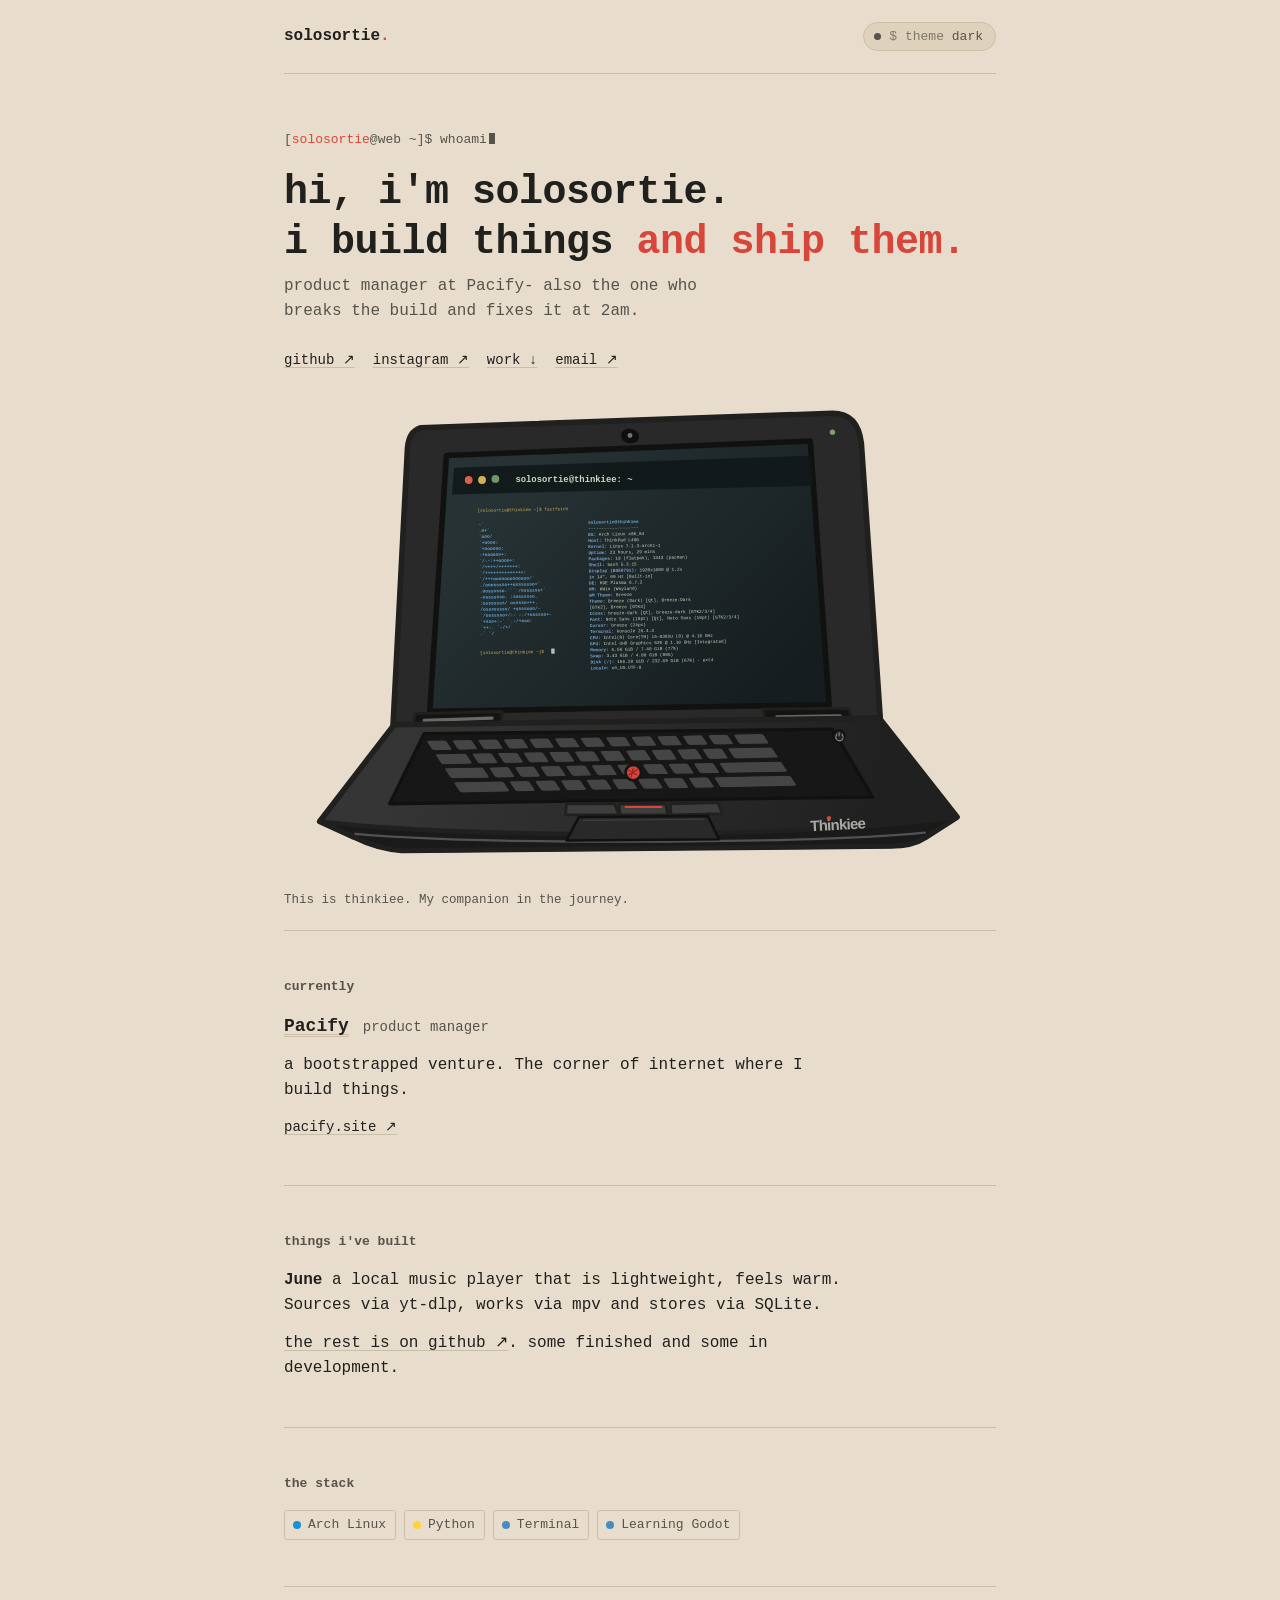
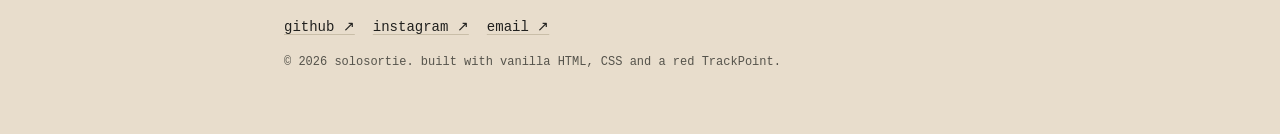
<file: index.html>
<!doctype html>
<html lang="en" data-theme="light">
<head>
<meta charset="utf-8">
<meta name="viewport" content="width=device-width, initial-scale=1">
<title>solosortie</title>
<meta name="description" content="solosortie. product manager at Pacify. builds small things until they work.">
<meta name="theme-color" content="#E8DDCC">
<link rel="icon" type="image/svg+xml" href="data:image/svg+xml,%3Csvg xmlns='http://www.w3.org/2000/svg' viewBox='0 0 64 64'%3E%3Crect x='4' y='4' width='56' height='56' rx='14' fill='%2320201E'/%3E%3Ccircle cx='32' cy='32' r='13' fill='%23D8453B' stroke='%23151515' stroke-width='3'/%3E%3Cpath d='M27 29L36 34M32 25L29 39M38 27L26 35' stroke='%238D251F' stroke-width='1.6' stroke-linecap='round'/%3E%3C/svg%3E">
<style>
  :root {
    --bg: #E8DDCC;
    --ink: #20201E;
    --ink-soft: #55534B;
    --line: #c9bea8;
    --red: #D8453B;
    --panel: #ded2bc;
  }
  html[data-theme="dark"] {
    --bg: #161615;
    --ink: #D9D4C6;
    --ink-soft: #8c887c;
    --line: #333029;
    --red: #e05a4f;
    --panel: #1e1e1c;
  }

  * { box-sizing: border-box; }
  html { color-scheme: light; }
  html[data-theme="dark"] { color-scheme: dark; }

  html {
    scrollbar-width: thin;
    scrollbar-color: var(--line) transparent;
  }
  ::-webkit-scrollbar { width: 10px; height: 10px; }
  ::-webkit-scrollbar-track { background: transparent; }
  ::-webkit-scrollbar-thumb {
    background-color: var(--line);
    border-radius: 20px;
    border: 2px solid var(--bg);
    background-clip: padding-box;
  }
  ::-webkit-scrollbar-thumb:hover {
    background-color: var(--red);
  }
  ::-webkit-scrollbar-corner { background: transparent; }

  body {
    margin: 0;
    background: var(--bg);
    color: var(--ink);
    font-family: ui-monospace, "SFMono-Regular", Menlo, Consolas, "Liberation Mono", monospace;
    font-size: 16px;
    line-height: 1.55;
    transition: background .25s ease, color .25s ease;
    -webkit-font-smoothing: antialiased;
  }

  a { color: var(--ink); text-decoration-color: var(--line); text-underline-offset: 3px; }
  a:hover { color: var(--red); text-decoration-color: var(--red); }
  a, .theme-btn, .job .who a {
    cursor: url("data:image/svg+xml,%3Csvg xmlns='http://www.w3.org/2000/svg' width='20' height='20' viewBox='0 0 20 20'%3E%3Ccircle cx='10' cy='10' r='4.5' fill='%23D8453B' stroke='%23151515' stroke-width='1.6'/%3E%3C/svg%3E") 10 10, pointer;
  }

  .wrap {
    max-width: 760px;
    margin: 0 auto;
    padding: 0 24px;
  }

  /* header */
  header.site {
    display: flex;
    align-items: center;
    justify-content: space-between;
    padding: 22px 0;
    border-bottom: 1px solid var(--line);
  }
  header.site .mark { font-weight: 600; }
  header.site .mark span { color: var(--red); }
  .theme-btn {
    font-family: inherit;
    font-size: 13px;
    display: inline-flex;
    align-items: center;
    gap: 8px;
    background: var(--panel);
    border: 1px solid var(--line);
    color: var(--ink-soft);
    border-radius: 20px;
    padding: 6px 12px 6px 10px;
    cursor: pointer;
    transition: border-color .2s ease, color .2s ease;
  }
  .theme-btn:hover { border-color: var(--red); color: var(--ink); }
  .theme-btn:hover .dot { background: var(--red); }
  .theme-btn .dot {
    width: 7px;
    height: 7px;
    border-radius: 50%;
    background: var(--ink-soft);
    animation: cursor-blink 1.45s steps(1, end) infinite;
    flex: none;
  }
  .theme-btn .label::before { content: "$ theme "; color: var(--ink-soft); opacity: .7; }
  @keyframes cursor-blink { 0%, 48% { opacity: 1; } 49%, 100% { opacity: .25; } }
  @media (prefers-reduced-motion: reduce) { .theme-btn .dot { animation: none; } }

  /* hero */
  .hero {
    padding: 56px 0 20px;
  }
  .prompt {
    color: var(--ink-soft);
    font-size: 13px;
    margin: 0 0 18px;
  }
  .prompt .path { color: var(--red); }
  h1 {
    font-size: clamp(28px, 5.5vw, 40px);
    line-height: 1.25;
    margin: 0 0 6px;
    font-weight: 700;
    letter-spacing: -.5px;
  }
  h1 .accent { color: var(--red); }
  .tagline {
    color: var(--ink-soft);
    font-size: 16px;
    margin: 0 0 26px;
    max-width: 46ch;
  }
  .links {
    display: flex;
    flex-wrap: wrap;
    gap: 6px 18px;
    font-size: 14px;
    margin-bottom: 6px;
  }

  /* boot-in sequence */
  @keyframes boot-in {
    from { opacity: 0; transform: translateY(10px); }
    to { opacity: 1; transform: translateY(0); }
  }
  .hero .prompt,
  .hero h1,
  .hero .tagline,
  .hero .links,
  .hero .rig,
  .hero .rig-caption {
    animation: boot-in .55s cubic-bezier(.2,.7,.3,1) both;
  }
  .hero .prompt   { animation-delay: 0s; }
  .hero h1        { animation-delay: .09s; }
  .hero .tagline  { animation-delay: .18s; }
  .hero .links    { animation-delay: .26s; }
  .hero .rig      { animation-delay: .34s; }
  .hero .rig-caption { animation-delay: .46s; }

  .prompt::after {
    content: "";
    display: inline-block;
    width: 6px;
    height: 11px;
    margin-left: 2px;
    background: var(--ink-soft);
    vertical-align: -1px;
    animation: cursor-blink 1.1s steps(1, end) infinite;
    animation-delay: .5s;
  }

  header.site .mark {
    animation: boot-in .5s cubic-bezier(.2,.7,.3,1) both;
  }
  header.site .theme-btn {
    animation: boot-in .5s cubic-bezier(.2,.7,.3,1) .08s both;
  }

  .rig {
    margin: 20px 0 8px;
    line-height: 0;
  }
  .rig svg {
    width: 100%;
    height: auto;
    display: block;
  }
  .rig-caption {
    color: var(--ink-soft);
    font-size: 12.5px;
    margin: 10px 0 0;
  }

  /* sections */
  section {
    padding: 46px 0;
    border-top: 1px solid var(--line);
    opacity: 0;
    transform: translateY(16px);
    transition: opacity .6s cubic-bezier(.2,.7,.3,1), transform .6s cubic-bezier(.2,.7,.3,1);
  }
  section.in-view { opacity: 1; transform: translateY(0); }
  h2 {
    font-size: 13px;
    text-transform: none;
    color: var(--ink-soft);
    margin: 0 0 16px;
    font-weight: 600;
  }
  section p { margin: 0 0 14px; max-width: 60ch; }
  section p:last-child { margin-bottom: 0; }

  .job {
    display: flex;
    gap: 14px;
    align-items: baseline;
    flex-wrap: wrap;
  }
  .job .who {
    font-weight: 700;
    font-size: 18px;
  }
  .job .who a { color: var(--ink); border-bottom: 1px solid var(--line); transition: color .2s ease, border-color .2s ease; }
  .job .who a:hover { color: var(--red); border-color: var(--red); }
  .job .role { color: var(--ink-soft); font-size: 14px; }
  .job-desc { margin-top: 12px; max-width: 58ch; }
  .job-links { margin-top: 14px; font-size: 14px; }

  .stack-list {
    display: flex;
    flex-wrap: wrap;
    gap: 8px;
    padding: 0;
    margin: 0;
    list-style: none;
  }
  .stack-list li {
    border: 1px solid var(--line);
    border-radius: 3px;
    padding: 4px 9px 4px 8px;
    font-size: 13px;
    color: var(--ink-soft);
    display: inline-flex;
    align-items: center;
    gap: 7px;
    transition: transform .18s ease, border-color .18s ease, color .18s ease;
  }
  .stack-list li:hover {
    transform: translateY(-2px);
    border-color: var(--ink-soft);
    color: var(--ink);
  }
  .stack-list li.tag::before {
    content: "";
    width: 8px;
    height: 8px;
    border-radius: 50%;
    background: var(--tag, var(--red));
    flex: none;
  }

  footer {
    border-top: 1px solid var(--line);
    padding: 30px 0 50px;
    color: var(--ink-soft);
    font-size: 13px;
  }
  footer .links { margin-bottom: 14px; }
  footer .fine { font-size: 12px; }

  @media (max-width: 560px) {
    .job { flex-direction: column; gap: 4px; }
  }

  @media (prefers-reduced-motion: reduce) {
    .hero .prompt, .hero h1, .hero .tagline, .hero .links, .hero .rig, .hero .rig-caption,
    header.site .mark, header.site .theme-btn {
      animation: none;
      opacity: 1;
      transform: none;
    }
    .prompt::after { animation: none; opacity: .85; }
    section {
      opacity: 1;
      transform: none;
      transition: none;
    }
    .stack-list li:hover { transform: none; }
  }
</style>
</head>
<body>

<div class="wrap">
  <header class="site">
    <div class="mark">solosortie<span>.</span></div>
    <button class="theme-btn" id="themeToggle" type="button"><span class="dot"></span><span class="label">dark</span></button>
  </header>

  <div class="hero">
    <p class="prompt">[<span class="path">solosortie</span>@web ~]$ whoami</p>
    <h1>hi, i'm solosortie.<br>i build things <span class="accent">and ship them.</span></h1>
    <p class="tagline">product manager at Pacify- also the one who breaks the build and fixes it at 2am.</p>
    <div class="links">
      <a href="https://github.com/solosortie" target="_blank" rel="noopener">github ↗</a>
      <a href="https://instagram.com/solosortie" target="_blank" rel="noopener">instagram ↗</a>
      <a href="#work">work ↓</a>
      <a href="mailto:aryan91129@gmail.com">email ↗</a>
    </div>

    <div class="rig" id="rigHolder"></div>
    <p class="rig-caption">This is thinkiee. My companion in the journey.</p>
  </div>

  <section id="work">
    <h2>currently</h2>
    <div class="job">
      <span class="who"><a href="https://pacify.site" target="_blank" rel="noopener">Pacify</a></span>
      <span class="role">product manager</span>
    </div>
    <p class="job-desc">a bootstrapped venture. The corner of internet where I build things.  </p>
    <div class="job-links">
      <a href="https://pacify.site" target="_blank" rel="noopener">pacify.site ↗</a>
    </div>
  </section>

  <section>
    <h2>things i've built</h2>
    <p><strong>June</strong> a local music player that is lightweight, feels warm. Sources via yt-dlp, works via mpv and stores via SQLite.</p>
    <p><a href="https://github.com/solosortie" target="_blank" rel="noopener">the rest is on github ↗</a>. some finished and some in development.</p>
  </section>

  <section>
    <h2>the stack</h2>
    <ul class="stack-list">
      <li class="tag" style="--tag: #1793D1;">Arch Linux</li>
      <li class="tag" style="--tag: #FFD43B;">Python</li>
      <li class="tag" style="--tag: #478CBF;">Terminal</li>
      <li class="tag" style="--tag: #478CBF;">Learning Godot</li>
    </ul>
  </section>

  <footer>
    <div class="links">
      <a href="https://github.com/solosortie" target="_blank" rel="noopener">github ↗</a>
      <a href="https://instagram.com/solosortie" target="_blank" rel="noopener">instagram ↗</a>
      <a href="mailto:aryan91129@gmail.com">email ↗</a>
    </div>
    <p class="fine">© 2026 solosortie. built with vanilla HTML, CSS and a red TrackPoint.</p>
  </footer>
</div>

<script>
  const root = document.documentElement;
  const btn = document.getElementById('themeToggle');
  const rigHolder = document.getElementById('rigHolder');

  const svgLight = `<svg xmlns="http://www.w3.org/2000/svg" width="640" height="440" viewBox="75 55 640 440" fill="none" role="img" aria-labelledby="title desc">
  <title id="title">Thinkiee — ThinkPad L490</title>
  <desc id="desc">A transparent, flat two-dimensional illustration of an open black ThinkPad L490, with balanced proportions, a red TrackPoint, centered touchpad, Arch Linux fastfetch output, and the name Thinkiee on the palm rest.</desc>

  <defs>
    <linearGradient id="screenGlow" x1="290" y1="128" x2="500" y2="333" gradientUnits="userSpaceOnUse">
      <stop stop-color="#263234"/>
      <stop offset="1" stop-color="#161D1F"/>
    </linearGradient>

    <linearGradient id="deck" x1="180" y1="353" x2="594" y2="486" gradientUnits="userSpaceOnUse">
      <stop stop-color="#353535"/>
      <stop offset="1" stop-color="#202020"/>
    </linearGradient>

    <clipPath id="screenClip">
      <path d="M221 113L548 100L565 337L206 343L221 113Z"/>
    </clipPath>

    <style>
      .ink { stroke: #20201e; stroke-width: 5; stroke-linecap: round; stroke-linejoin: round; }
      .fine { stroke: #20201e; stroke-width: 2.5; stroke-linecap: round; stroke-linejoin: round; }
      .key { fill: #454545; stroke: #171716; stroke-width: 1.6; }
      .keycap { fill: #bdb9ad; font: 700 6px ui-monospace, SFMono-Regular, Menlo, Consolas, monospace; text-anchor: middle; }
      .terminal { fill: #c8d9c6; font-family: ui-monospace, SFMono-Regular, Menlo, Consolas, monospace; }
      .fetch { font-size: 5.15px; font-weight: 500; }
      .fetch-label { fill: #79A7D3; font-weight: 700; }
      .arch { fill: #66A6D9; font-size: 5.3px; font-weight: 700; }
      .cursor { animation: cursor-blink 1.45s steps(1, end) infinite; }
      @keyframes cursor-blink { 0%, 48% { opacity: .85; } 49%, 100% { opacity: .12; } }
      @media (prefers-reduced-motion: reduce) { .cursor { animation: none; } }
    </style>
  </defs>

  <!-- display lid -->
  <path d="M198 88L568 75C584 75 592 85 594 102L611 349L173 355L186 106C187 96 190 91 198 88Z" fill="#292929" class="ink"/>
  <path d="M221 113L548 100L565 337L206 343L221 113Z" fill="url(#screenGlow)" stroke="#111110" stroke-width="5" stroke-linejoin="round"/>
  <path d="M385 89C390 89 394 92 394 96C394 100 391 102 386 102C382 102 378 99 378 95C378 92 381 89 385 89Z" fill="#0E0E0E"/>
  <circle cx="386" cy="95" r="2.2" fill="#67787A"/>
  <circle cx="568" cy="92" r="2.4" fill="#80A069"/>

  <!-- screen content -->
  <g clip-path="url(#screenClip)">
    <path d="M228 124L554 113L555 140L226 148L228 124Z" fill="#111819" opacity=".9"/>
    <circle cx="241" cy="135" r="3.5" fill="#D9604C"/>
    <circle cx="253" cy="135" r="3.5" fill="#D5AF58"/>
    <circle cx="265" cy="134" r="3.5" fill="#719469"/>
    <text x="283" y="137" class="terminal" font-size="8" font-weight="600" fill="#879897">solosortie@thinkiee: ~</text>

    <!-- the user's real fastfetch output, fitted to the L490 display -->
    <g transform="rotate(-1.05 384 227) translate(66 38) scale(.78)" class="terminal fetch">
      <text x="236" y="158" fill="#D5AF58">[solosortie@thinkiee ~]$ fastfetch</text>

      <text x="237" y="174" class="arch">
        <tspan x="237" dy="0">                 -\`</tspan>
        <tspan x="237" dy="7">                .o+\`</tspan>
        <tspan x="237" dy="7">               \`ooo/</tspan>
        <tspan x="237" dy="7">              \`+oooo:</tspan>
        <tspan x="237" dy="7">             \`+oooooo:</tspan>
        <tspan x="237" dy="7">             -+oooooo+:</tspan>
        <tspan x="237" dy="7">           \`/:-:++oooo+:</tspan>
        <tspan x="237" dy="7">          \`/++++/+++++++:</tspan>
        <tspan x="237" dy="7">         \`/++++++++++++++:</tspan>
        <tspan x="237" dy="7">        \`/+++ooooooooooooo/\`</tspan>
        <tspan x="237" dy="7">       ./ooosssso++osssssso+\`</tspan>
        <tspan x="237" dy="7">      .oossssso-\`\`\`\`/ossssss+\`</tspan>
        <tspan x="237" dy="7">     -osssssso.      :ssssssso.</tspan>
        <tspan x="237" dy="7">    :osssssss/        osssso+++.</tspan>
        <tspan x="237" dy="7">   /ossssssss/        +ssssooo/-</tspan>
        <tspan x="237" dy="7"> \`/ossssso+/:-        -:/+osssso+-</tspan>
        <tspan x="237" dy="7">\`+sso+:-\`                \`.-/+oso:</tspan>
        <tspan x="237" dy="7">\`++:.                       \`-/+/</tspan>
        <tspan x="237" dy="7">.\`                              \`/</tspan>
      </text>

      <text x="363" y="174" fill="#C8D9C6">
        <tspan x="363" dy="0" fill="#79A7D3" font-weight="700">solosortie@thinkiee</tspan>
        <tspan x="363" dy="7">-------------------</tspan>
        <tspan x="363" dy="7"><tspan class="fetch-label">OS</tspan>: Arch Linux x86_64</tspan>
        <tspan x="363" dy="7"><tspan class="fetch-label">Host</tspan>: ThinkPad L490</tspan>
        <tspan x="363" dy="7"><tspan class="fetch-label">Kernel</tspan>: Linux 7.1.3-arch1-1</tspan>
        <tspan x="363" dy="7"><tspan class="fetch-label">Uptime</tspan>: 23 hours, 29 mins</tspan>
        <tspan x="363" dy="7"><tspan class="fetch-label">Packages</tspan>: 19 (flatpak), 1343 (pacman)</tspan>
        <tspan x="363" dy="7"><tspan class="fetch-label">Shell</tspan>: bash 5.3.15</tspan>
        <tspan x="363" dy="7"><tspan class="fetch-label">Display (BOE0791)</tspan>: 1920x1080 @ 1.2x</tspan>
        <tspan x="363" dy="7">in 14&quot;, 60 Hz [Built-in]</tspan>
        <tspan x="363" dy="7"><tspan class="fetch-label">DE</tspan>: KDE Plasma 6.7.2</tspan>
        <tspan x="363" dy="7"><tspan class="fetch-label">WM</tspan>: KWin (Wayland)</tspan>
        <tspan x="363" dy="7"><tspan class="fetch-label">WM Theme</tspan>: Breeze</tspan>
        <tspan x="363" dy="7"><tspan class="fetch-label">Theme</tspan>: Breeze (Dark) [Qt], Breeze-Dark</tspan>
        <tspan x="363" dy="7">[GTK2], Breeze [GTK3]</tspan>
        <tspan x="363" dy="7"><tspan class="fetch-label">Icons</tspan>: breeze-dark [Qt], breeze-dark [GTK2/3/4]</tspan>
        <tspan x="363" dy="7"><tspan class="fetch-label">Font</tspan>: Noto Sans (10pt) [Qt], Noto Sans (10pt) [GTK2/3/4]</tspan>
        <tspan x="363" dy="7"><tspan class="fetch-label">Cursor</tspan>: breeze (24px)</tspan>
        <tspan x="363" dy="7"><tspan class="fetch-label">Terminal</tspan>: konsole 26.4.3</tspan>
        <tspan x="363" dy="7"><tspan class="fetch-label">CPU</tspan>: Intel(R) Core(TM) i5-8365U (8) @ 4.10 GHz</tspan>
        <tspan x="363" dy="7"><tspan class="fetch-label">GPU</tspan>: Intel UHD Graphics 620 @ 1.10 GHz [Integrated]</tspan>
        <tspan x="363" dy="7"><tspan class="fetch-label">Memory</tspan>: 5.66 GiB / 7.40 GiB (77%)</tspan>
        <tspan x="363" dy="7"><tspan class="fetch-label">Swap</tspan>: 3.43 GiB / 4.00 GiB (86%)</tspan>
        <tspan x="363" dy="7"><tspan class="fetch-label">Disk (/)</tspan>: 156.28 GiB / 232.69 GiB (67%) - ext4</tspan>
        <tspan x="363" dy="7"><tspan class="fetch-label">Locale</tspan>: en_US.UTF-8</tspan>
      </text>

      <text x="236" y="322" fill="#D5AF58">[solosortie@thinkiee ~]$</text>
      <rect class="cursor" x="318" y="317" width="4" height="6" rx=".5" fill="#C8D9C6" opacity=".85"/>
    </g>
  </g>

  <!-- hinges -->
  <path d="M193 345L271 343L270 364L188 366Z" fill="#141414" class="fine"/>
  <path d="M505 341L582 340L590 359L510 361Z" fill="#141414" class="fine"/>
  <path d="M201 351L262 349" stroke="#696969" stroke-width="3" stroke-linecap="round"/>
  <path d="M518 348L575 347" stroke="#696969" stroke-width="3" stroke-linecap="round"/>

  <!-- lower chassis -->
  <path d="M174 355L610 349L680 438L652 456C643 462 632 464 620 464L181 468C165 467 150 462 138 456L107 442L174 355Z" fill="url(#deck)" class="ink"/>
  <path d="M108 442C234 458 550 457 680 438L652 456C643 462 632 464 620 464L181 468C165 467 150 462 138 456L108 442Z" fill="#1A1A1A" stroke="#20201E" stroke-width="4" stroke-linejoin="round"/>
  <path d="M139 453C252 463 548 462 651 452" stroke="#686868" stroke-width="2" stroke-linecap="round" opacity=".72"/>

  <!-- keyboard bed -->
  <path d="M201 363L568 359L604 420L170 426L201 363Z" fill="#171717" stroke="#111110" stroke-width="3" stroke-linejoin="round"/>

  <!-- L490 power button -->
  <circle cx="574" cy="365" r="5.2" fill="#222" stroke="#101010" stroke-width="1.6"/>
  <path d="M574 362V365M572 363.5C569.5 367 572 369.5 574.5 369.5C577 369.5 579 366.5 576.5 363.5" stroke="#8A8A86" stroke-width="1" stroke-linecap="round" fill="none"/>

  <!-- keyboard, row 1 -->
  <g transform="matrix(1 -.02 .36 .55 202 369)">
    <rect class="key" x="0" y="0" width="19" height="17" rx="3"/><rect class="key" x="23" y="0" width="19" height="17" rx="3"/><rect class="key" x="46" y="0" width="19" height="17" rx="3"/><rect class="key" x="69" y="0" width="19" height="17" rx="3"/><rect class="key" x="92" y="0" width="19" height="17" rx="3"/><rect class="key" x="115" y="0" width="19" height="17" rx="3"/><rect class="key" x="138" y="0" width="19" height="17" rx="3"/><rect class="key" x="161" y="0" width="19" height="17" rx="3"/><rect class="key" x="184" y="0" width="19" height="17" rx="3"/><rect class="key" x="207" y="0" width="19" height="17" rx="3"/><rect class="key" x="230" y="0" width="19" height="17" rx="3"/><rect class="key" x="253" y="0" width="19" height="17" rx="3"/><rect class="key" x="276" y="0" width="28" height="17" rx="3"/>
    <rect class="key" x="0" y="22" width="29" height="18" rx="3"/><rect class="key" x="33" y="22" width="19" height="18" rx="3"/><rect class="key" x="56" y="22" width="19" height="18" rx="3"/><rect class="key" x="79" y="22" width="19" height="18" rx="3"/><rect class="key" x="102" y="22" width="19" height="18" rx="3"/><rect class="key" x="125" y="22" width="19" height="18" rx="3"/><rect class="key" x="148" y="22" width="19" height="18" rx="3"/><rect class="key" x="171" y="22" width="19" height="18" rx="3"/><rect class="key" x="194" y="22" width="19" height="18" rx="3"/><rect class="key" x="217" y="22" width="19" height="18" rx="3"/><rect class="key" x="240" y="22" width="19" height="18" rx="3"/><rect class="key" x="263" y="22" width="41" height="18" rx="3"/>
    <rect class="key" x="0" y="45" width="36" height="18" rx="3"/><rect class="key" x="40" y="45" width="19" height="18" rx="3"/><rect class="key" x="63" y="45" width="19" height="18" rx="3"/><rect class="key" x="86" y="45" width="19" height="18" rx="3"/><rect class="key" x="109" y="45" width="19" height="18" rx="3"/><rect class="key" x="132" y="45" width="19" height="18" rx="3"/><rect class="key" x="155" y="45" width="19" height="18" rx="3"/><rect class="key" x="178" y="45" width="19" height="18" rx="3"/><rect class="key" x="201" y="45" width="19" height="18" rx="3"/><rect class="key" x="224" y="45" width="19" height="18" rx="3"/><rect class="key" x="247" y="45" width="57" height="18" rx="3"/>
    <rect class="key" x="0" y="68" width="46" height="18" rx="3"/><rect class="key" x="50" y="68" width="19" height="18" rx="3"/><rect class="key" x="73" y="68" width="19" height="18" rx="3"/><rect class="key" x="96" y="68" width="19" height="18" rx="3"/><rect class="key" x="119" y="68" width="19" height="18" rx="3"/><rect class="key" x="142" y="68" width="19" height="18" rx="3"/><rect class="key" x="165" y="68" width="19" height="18" rx="3"/><rect class="key" x="188" y="68" width="19" height="18" rx="3"/><rect class="key" x="211" y="68" width="19" height="18" rx="3"/><rect class="key" x="234" y="68" width="70" height="18" rx="3"/>
  </g>

  <!-- the unmistakable red TrackPoint -->
  <circle cx="389" cy="398" r="7" fill="#D8453B" stroke="#151515" stroke-width="2.5"/>
  <path d="M385 396L392 400M389 394L387 402M393 395L385 400" stroke="#8D251F" stroke-width="1" stroke-linecap="round"/>

  <!-- physical TrackPoint buttons -->
  <path d="M329 426L372 426L376 436L328 436Z" fill="#3E3E3E" class="fine"/>
  <path d="M376 426L418 426L420 436L377 436Z" fill="#3E3E3E" class="fine"/>
  <path d="M422 426L465 425L469 435L423 436Z" fill="#3E3E3E" class="fine"/>
  <path d="M382 429L414 429" stroke="#D8453B" stroke-width="1.8" stroke-linecap="round"/>

  <!-- touchpad -->
  <path d="M340 438L456 437L466 458L329 459L340 438Z" fill="#292929" stroke="#101010" stroke-width="2.3" stroke-linejoin="round"/>
  <path d="M344 441L452 440" stroke="#484848" stroke-width="1" stroke-linecap="round" opacity=".7"/>

  <!-- Thinkiee wordmark, seated naturally on the right palm rest -->
  <g transform="rotate(-3 582 445)">
    <text x="548" y="449" fill="#A9A9A4" font-family="Arial Narrow, Helvetica Neue, Arial, sans-serif" font-size="13.5" font-weight="800" letter-spacing="-.65">Thinkiee</text>
    <circle cx="565.2" cy="438.1" r="2" fill="#D8453B"/>
  </g>

</svg>`;
  const svgDark = `<svg xmlns="http://www.w3.org/2000/svg" width="640" height="440" viewBox="75 55 640 440" fill="none" role="img" aria-labelledby="title desc">
  <title id="title">Thinkiee — ThinkPad L490</title>
  <desc id="desc">A transparent, flat two-dimensional illustration of an open black ThinkPad L490, with balanced proportions, a red TrackPoint, centered touchpad, Arch Linux fastfetch output, and the name Thinkiee on the palm rest.</desc>

  <defs>
    <linearGradient id="screenGlow" x1="290" y1="128" x2="500" y2="333" gradientUnits="userSpaceOnUse">
      <stop stop-color="#263234"/>
      <stop offset="1" stop-color="#161D1F"/>
    </linearGradient>

    <linearGradient id="deck" x1="180" y1="353" x2="594" y2="486" gradientUnits="userSpaceOnUse">
      <stop stop-color="#353535"/>
      <stop offset="1" stop-color="#202020"/>
    </linearGradient>

    <clipPath id="screenClip">
      <path d="M221 113L548 100L565 337L206 343L221 113Z"/>
    </clipPath>

    <style>
      .ink { stroke: #777772; stroke-width: 5; stroke-linecap: round; stroke-linejoin: round; }
      .fine { stroke: #5f5f5b; stroke-width: 2.5; stroke-linecap: round; stroke-linejoin: round; }
      .key { fill: #454545; stroke: #171716; stroke-width: 1.6; }
      .keycap { fill: #bdb9ad; font: 700 6px ui-monospace, SFMono-Regular, Menlo, Consolas, monospace; text-anchor: middle; }
      .terminal { fill: #c8d9c6; font-family: ui-monospace, SFMono-Regular, Menlo, Consolas, monospace; }
      .fetch { font-size: 5.15px; font-weight: 500; }
      .fetch-label { fill: #79A7D3; font-weight: 700; }
      .arch { fill: #66A6D9; font-size: 5.3px; font-weight: 700; }
      .cursor { animation: cursor-blink 1.45s steps(1, end) infinite; }
      @keyframes cursor-blink { 0%, 48% { opacity: .85; } 49%, 100% { opacity: .12; } }
      @media (prefers-reduced-motion: reduce) { .cursor { animation: none; } }
    </style>
  </defs>

  <!-- display lid -->
  <path d="M198 88L568 75C584 75 592 85 594 102L611 349L173 355L186 106C187 96 190 91 198 88Z" fill="#292929" class="ink"/>
  <path d="M221 113L548 100L565 337L206 343L221 113Z" fill="url(#screenGlow)" stroke="#111110" stroke-width="5" stroke-linejoin="round"/>
  <path d="M385 89C390 89 394 92 394 96C394 100 391 102 386 102C382 102 378 99 378 95C378 92 381 89 385 89Z" fill="#0E0E0E"/>
  <circle cx="386" cy="95" r="2.2" fill="#67787A"/>
  <circle cx="568" cy="92" r="2.4" fill="#80A069"/>

  <!-- screen content -->
  <g clip-path="url(#screenClip)">
    <path d="M228 124L554 113L555 140L226 148L228 124Z" fill="#111819" opacity=".9"/>
    <circle cx="241" cy="135" r="3.5" fill="#D9604C"/>
    <circle cx="253" cy="135" r="3.5" fill="#D5AF58"/>
    <circle cx="265" cy="134" r="3.5" fill="#719469"/>
    <text x="283" y="137" class="terminal" font-size="8" font-weight="600" fill="#879897">solosortie@thinkiee: ~</text>

    <!-- the user's real fastfetch output, fitted to the L490 display -->
    <g transform="rotate(-1.05 384 227) translate(66 38) scale(.78)" class="terminal fetch">
      <text x="236" y="158" fill="#D5AF58">[solosortie@thinkiee ~]$ fastfetch</text>

      <text x="237" y="174" class="arch">
        <tspan x="237" dy="0">                 -\`</tspan>
        <tspan x="237" dy="7">                .o+\`</tspan>
        <tspan x="237" dy="7">               \`ooo/</tspan>
        <tspan x="237" dy="7">              \`+oooo:</tspan>
        <tspan x="237" dy="7">             \`+oooooo:</tspan>
        <tspan x="237" dy="7">             -+oooooo+:</tspan>
        <tspan x="237" dy="7">           \`/:-:++oooo+:</tspan>
        <tspan x="237" dy="7">          \`/++++/+++++++:</tspan>
        <tspan x="237" dy="7">         \`/++++++++++++++:</tspan>
        <tspan x="237" dy="7">        \`/+++ooooooooooooo/\`</tspan>
        <tspan x="237" dy="7">       ./ooosssso++osssssso+\`</tspan>
        <tspan x="237" dy="7">      .oossssso-\`\`\`\`/ossssss+\`</tspan>
        <tspan x="237" dy="7">     -osssssso.      :ssssssso.</tspan>
        <tspan x="237" dy="7">    :osssssss/        osssso+++.</tspan>
        <tspan x="237" dy="7">   /ossssssss/        +ssssooo/-</tspan>
        <tspan x="237" dy="7"> \`/ossssso+/:-        -:/+osssso+-</tspan>
        <tspan x="237" dy="7">\`+sso+:-\`                \`.-/+oso:</tspan>
        <tspan x="237" dy="7">\`++:.                       \`-/+/</tspan>
        <tspan x="237" dy="7">.\`                              \`/</tspan>
      </text>

      <text x="363" y="174" fill="#C8D9C6">
        <tspan x="363" dy="0" fill="#79A7D3" font-weight="700">solosortie@thinkiee</tspan>
        <tspan x="363" dy="7">-------------------</tspan>
        <tspan x="363" dy="7"><tspan class="fetch-label">OS</tspan>: Arch Linux x86_64</tspan>
        <tspan x="363" dy="7"><tspan class="fetch-label">Host</tspan>: ThinkPad L490</tspan>
        <tspan x="363" dy="7"><tspan class="fetch-label">Kernel</tspan>: Linux 7.1.3-arch1-1</tspan>
        <tspan x="363" dy="7"><tspan class="fetch-label">Uptime</tspan>: 23 hours, 29 mins</tspan>
        <tspan x="363" dy="7"><tspan class="fetch-label">Packages</tspan>: 19 (flatpak), 1343 (pacman)</tspan>
        <tspan x="363" dy="7"><tspan class="fetch-label">Shell</tspan>: bash 5.3.15</tspan>
        <tspan x="363" dy="7"><tspan class="fetch-label">Display (BOE0791)</tspan>: 1920x1080 @ 1.2x</tspan>
        <tspan x="363" dy="7">in 14&quot;, 60 Hz [Built-in]</tspan>
        <tspan x="363" dy="7"><tspan class="fetch-label">DE</tspan>: KDE Plasma 6.7.2</tspan>
        <tspan x="363" dy="7"><tspan class="fetch-label">WM</tspan>: KWin (Wayland)</tspan>
        <tspan x="363" dy="7"><tspan class="fetch-label">WM Theme</tspan>: Breeze</tspan>
        <tspan x="363" dy="7"><tspan class="fetch-label">Theme</tspan>: Breeze (Dark) [Qt], Breeze-Dark</tspan>
        <tspan x="363" dy="7">[GTK2], Breeze [GTK3]</tspan>
        <tspan x="363" dy="7"><tspan class="fetch-label">Icons</tspan>: breeze-dark [Qt], breeze-dark [GTK2/3/4]</tspan>
        <tspan x="363" dy="7"><tspan class="fetch-label">Font</tspan>: Noto Sans (10pt) [Qt], Noto Sans (10pt) [GTK2/3/4]</tspan>
        <tspan x="363" dy="7"><tspan class="fetch-label">Cursor</tspan>: breeze (24px)</tspan>
        <tspan x="363" dy="7"><tspan class="fetch-label">Terminal</tspan>: konsole 26.4.3</tspan>
        <tspan x="363" dy="7"><tspan class="fetch-label">CPU</tspan>: Intel(R) Core(TM) i5-8365U (8) @ 4.10 GHz</tspan>
        <tspan x="363" dy="7"><tspan class="fetch-label">GPU</tspan>: Intel UHD Graphics 620 @ 1.10 GHz [Integrated]</tspan>
        <tspan x="363" dy="7"><tspan class="fetch-label">Memory</tspan>: 5.66 GiB / 7.40 GiB (77%)</tspan>
        <tspan x="363" dy="7"><tspan class="fetch-label">Swap</tspan>: 3.43 GiB / 4.00 GiB (86%)</tspan>
        <tspan x="363" dy="7"><tspan class="fetch-label">Disk (/)</tspan>: 156.28 GiB / 232.69 GiB (67%) - ext4</tspan>
        <tspan x="363" dy="7"><tspan class="fetch-label">Locale</tspan>: en_US.UTF-8</tspan>
      </text>

      <text x="236" y="322" fill="#D5AF58">[solosortie@thinkiee ~]$</text>
      <rect class="cursor" x="318" y="317" width="4" height="6" rx=".5" fill="#C8D9C6" opacity=".85"/>
    </g>
  </g>

  <!-- hinges -->
  <path d="M193 345L271 343L270 364L188 366Z" fill="#141414" class="fine"/>
  <path d="M505 341L582 340L590 359L510 361Z" fill="#141414" class="fine"/>
  <path d="M201 351L262 349" stroke="#696969" stroke-width="3" stroke-linecap="round"/>
  <path d="M518 348L575 347" stroke="#696969" stroke-width="3" stroke-linecap="round"/>

  <!-- lower chassis -->
  <path d="M174 355L610 349L680 438L652 456C643 462 632 464 620 464L181 468C165 467 150 462 138 456L107 442L174 355Z" fill="url(#deck)" class="ink"/>
  <path d="M108 442C234 458 550 457 680 438L652 456C643 462 632 464 620 464L181 468C165 467 150 462 138 456L108 442Z" fill="#1A1A1A" stroke="#20201E" stroke-width="4" stroke-linejoin="round"/>
  <path d="M139 453C252 463 548 462 651 452" stroke="#686868" stroke-width="2" stroke-linecap="round" opacity=".72"/>

  <!-- keyboard bed -->
  <path d="M201 363L568 359L604 420L170 426L201 363Z" fill="#171717" stroke="#111110" stroke-width="3" stroke-linejoin="round"/>

  <!-- L490 power button -->
  <circle cx="574" cy="365" r="5.2" fill="#222" stroke="#101010" stroke-width="1.6"/>
  <path d="M574 362V365M572 363.5C569.5 367 572 369.5 574.5 369.5C577 369.5 579 366.5 576.5 363.5" stroke="#8A8A86" stroke-width="1" stroke-linecap="round" fill="none"/>

  <!-- keyboard, row 1 -->
  <g transform="matrix(1 -.02 .36 .55 202 369)">
    <rect class="key" x="0" y="0" width="19" height="17" rx="3"/><rect class="key" x="23" y="0" width="19" height="17" rx="3"/><rect class="key" x="46" y="0" width="19" height="17" rx="3"/><rect class="key" x="69" y="0" width="19" height="17" rx="3"/><rect class="key" x="92" y="0" width="19" height="17" rx="3"/><rect class="key" x="115" y="0" width="19" height="17" rx="3"/><rect class="key" x="138" y="0" width="19" height="17" rx="3"/><rect class="key" x="161" y="0" width="19" height="17" rx="3"/><rect class="key" x="184" y="0" width="19" height="17" rx="3"/><rect class="key" x="207" y="0" width="19" height="17" rx="3"/><rect class="key" x="230" y="0" width="19" height="17" rx="3"/><rect class="key" x="253" y="0" width="19" height="17" rx="3"/><rect class="key" x="276" y="0" width="28" height="17" rx="3"/>
    <rect class="key" x="0" y="22" width="29" height="18" rx="3"/><rect class="key" x="33" y="22" width="19" height="18" rx="3"/><rect class="key" x="56" y="22" width="19" height="18" rx="3"/><rect class="key" x="79" y="22" width="19" height="18" rx="3"/><rect class="key" x="102" y="22" width="19" height="18" rx="3"/><rect class="key" x="125" y="22" width="19" height="18" rx="3"/><rect class="key" x="148" y="22" width="19" height="18" rx="3"/><rect class="key" x="171" y="22" width="19" height="18" rx="3"/><rect class="key" x="194" y="22" width="19" height="18" rx="3"/><rect class="key" x="217" y="22" width="19" height="18" rx="3"/><rect class="key" x="240" y="22" width="19" height="18" rx="3"/><rect class="key" x="263" y="22" width="41" height="18" rx="3"/>
    <rect class="key" x="0" y="45" width="36" height="18" rx="3"/><rect class="key" x="40" y="45" width="19" height="18" rx="3"/><rect class="key" x="63" y="45" width="19" height="18" rx="3"/><rect class="key" x="86" y="45" width="19" height="18" rx="3"/><rect class="key" x="109" y="45" width="19" height="18" rx="3"/><rect class="key" x="132" y="45" width="19" height="18" rx="3"/><rect class="key" x="155" y="45" width="19" height="18" rx="3"/><rect class="key" x="178" y="45" width="19" height="18" rx="3"/><rect class="key" x="201" y="45" width="19" height="18" rx="3"/><rect class="key" x="224" y="45" width="19" height="18" rx="3"/><rect class="key" x="247" y="45" width="57" height="18" rx="3"/>
    <rect class="key" x="0" y="68" width="46" height="18" rx="3"/><rect class="key" x="50" y="68" width="19" height="18" rx="3"/><rect class="key" x="73" y="68" width="19" height="18" rx="3"/><rect class="key" x="96" y="68" width="19" height="18" rx="3"/><rect class="key" x="119" y="68" width="19" height="18" rx="3"/><rect class="key" x="142" y="68" width="19" height="18" rx="3"/><rect class="key" x="165" y="68" width="19" height="18" rx="3"/><rect class="key" x="188" y="68" width="19" height="18" rx="3"/><rect class="key" x="211" y="68" width="19" height="18" rx="3"/><rect class="key" x="234" y="68" width="70" height="18" rx="3"/>
  </g>

  <!-- the unmistakable red TrackPoint -->
  <circle cx="389" cy="398" r="7" fill="#D8453B" stroke="#151515" stroke-width="2.5"/>
  <path d="M385 396L392 400M389 394L387 402M393 395L385 400" stroke="#8D251F" stroke-width="1" stroke-linecap="round"/>

  <!-- physical TrackPoint buttons -->
  <path d="M329 426L372 426L376 436L328 436Z" fill="#3E3E3E" class="fine"/>
  <path d="M376 426L418 426L420 436L377 436Z" fill="#3E3E3E" class="fine"/>
  <path d="M422 426L465 425L469 435L423 436Z" fill="#3E3E3E" class="fine"/>
  <path d="M382 429L414 429" stroke="#D8453B" stroke-width="1.8" stroke-linecap="round"/>

  <!-- touchpad -->
  <path d="M340 438L456 437L466 458L329 459L340 438Z" fill="#292929" stroke="#101010" stroke-width="2.3" stroke-linejoin="round"/>
  <path d="M344 441L452 440" stroke="#484848" stroke-width="1" stroke-linecap="round" opacity=".7"/>

  <!-- Thinkiee wordmark, seated naturally on the right palm rest -->
  <g transform="rotate(-3 582 445)">
    <text x="548" y="449" fill="#A9A9A4" font-family="Arial Narrow, Helvetica Neue, Arial, sans-serif" font-size="13.5" font-weight="800" letter-spacing="-.65">Thinkiee</text>
    <circle cx="565.2" cy="438.1" r="2" fill="#D8453B"/>
  </g>

</svg>`;

  const btnLabel = btn.querySelector('.label');

  function applyTheme(theme) {
    root.setAttribute('data-theme', theme);
    btnLabel.textContent = theme === 'dark' ? 'light' : 'dark';
    rigHolder.innerHTML = theme === 'dark' ? svgDark : svgLight;
    localStorage.setItem('theme', theme);
  }

  const saved = localStorage.getItem('theme') || 'light';
  applyTheme(saved);

  btn.addEventListener('click', () => {
    const next = root.getAttribute('data-theme') === 'dark' ? 'light' : 'dark';
    applyTheme(next);
  });

  const prefersReduced = window.matchMedia('(prefers-reduced-motion: reduce)').matches;
  const sections = document.querySelectorAll('section');
  if (prefersReduced || !('IntersectionObserver' in window)) {
    sections.forEach(s => s.classList.add('in-view'));
  } else {
    const observer = new IntersectionObserver((entries) => {
      entries.forEach(entry => {
        if (entry.isIntersecting) {
          entry.target.classList.add('in-view');
          observer.unobserve(entry.target);
        }
      });
    }, { threshold: 0.15, rootMargin: '0px 0px -40px 0px' });
    sections.forEach(s => observer.observe(s));
  }
</script>

</body>
</html>
</file>
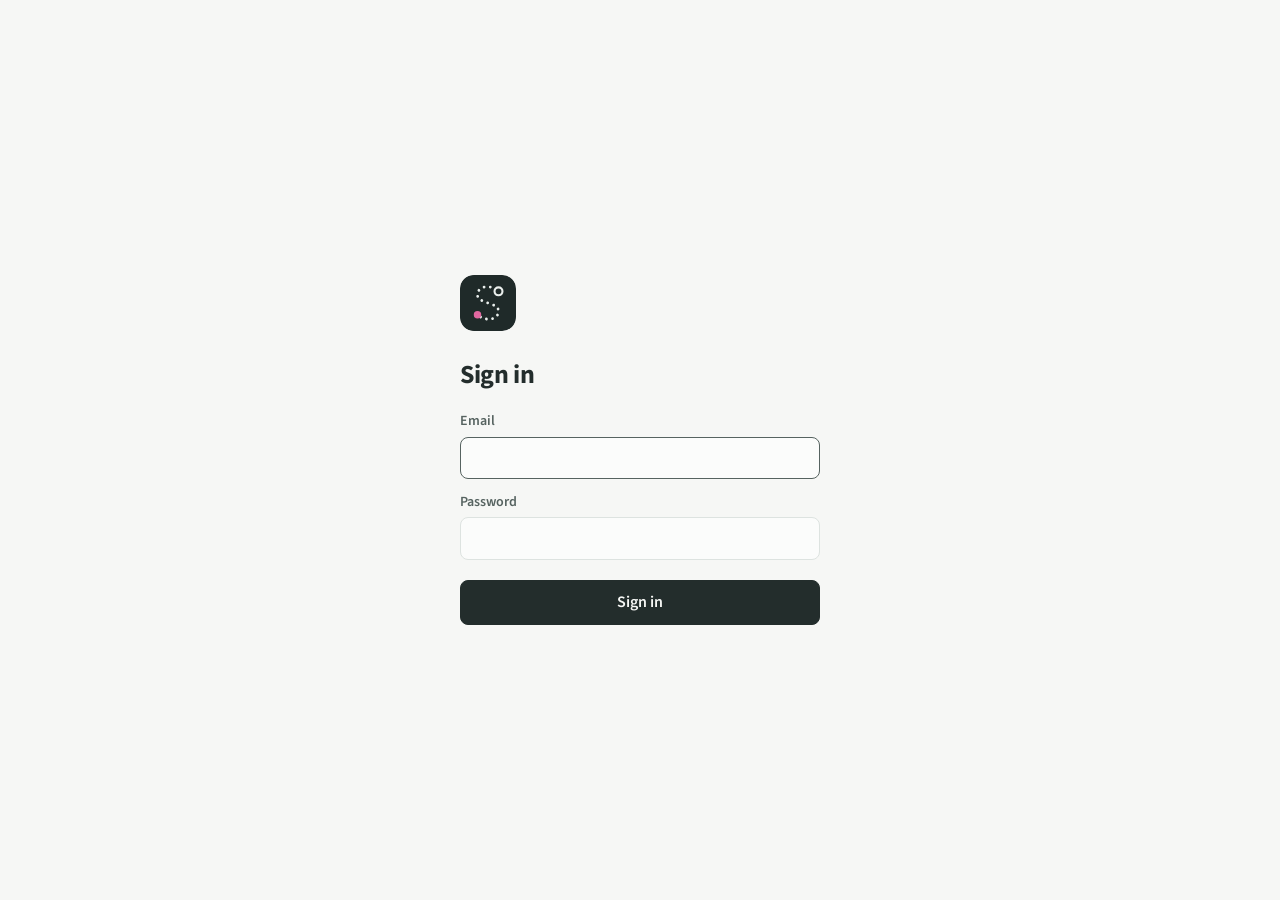
<file: dashboard/index.html>
<!doctype html>
<html lang="en">
<head>
<meta charset="utf-8">
<meta name="viewport" content="width=device-width, initial-scale=1">
<meta name="robots" content="noindex, nofollow">
<title>Dashboard</title>
<link rel="icon" href="assets/favicon.svg" type="image/svg+xml">
<link rel="stylesheet" href="css/dash.css">
</head>
<body>
<div id="app" class="boot">Loading…</div>
<script src="js/config.js"></script>
<script src="js/lib/marked.umd.js"></script>
<script src="js/lib/supabase.js"></script>
<script src="js/util.js"></script>
<script src="js/ui-controls.js"></script>
<script src="js/data-supabase.js"></script>
<script src="js/ui-posts.js"></script>
<script src="js/ui-editor.js"></script>
<script src="js/ui-media.js"></script>
<script src="js/ui-site.js"></script>
<script src="js/ui-look.js"></script>
<script src="js/ui-pages.js"></script>
<script src="js/ui-backups.js"></script>
<script src="js/ui-security.js"></script>
<script src="js/ui-activity.js"></script>
<script src="js/app.js"></script>
</body>
</html>
</file>
<file: dashboard/css/dash.css>
/* solosortie dashboard
   Same paper and ink as the public site, so it never feels like a different product.
   Hollow glyph = not public. Filled glyph = public. */

@font-face {
  font-family: "Literata"; src: url("../fonts/literata-latin-wght-normal.woff2") format("woff2");
  font-weight: 200 900; font-style: normal; font-display: swap;
}
@font-face {
  font-family: "Literata"; src: url("../fonts/literata-latin-wght-italic.woff2") format("woff2");
  font-weight: 200 900; font-style: italic; font-display: swap;
}
@font-face {
  font-family: "Source Sans 3"; src: url("../fonts/sans-latin-wght-normal.woff2") format("woff2");
  font-weight: 200 900; font-style: normal; font-display: swap;
}

:root {
  --paper: #f6f7f5;
  --panel: #fbfcfb;
  --ink: #232d2c;
  --ink-2: #566360;
  --ink-3: #85918f;
  --line: #dde3e0;
  --wash: #ecefed;
  --accent: #b0336f;
  --accent-ui: #b0336f;
  --danger: #a3262f;
  --sans: "Source Sans 3", ui-sans-serif, system-ui, -apple-system, "Segoe UI", Roboto, Arial, sans-serif;
  --serif: "Literata", Georgia, serif;
  --r: 8px;
  color-scheme: light;
}
@media (prefers-color-scheme: dark) {
  :root {
    --paper: #111716; --panel: #151c1b; --ink: #e3e9e7; --ink-2: #a0adaa; --ink-3: #71807d;
    --line: #26322f; --wash: #1b2523; --accent-ui: #dc6a9f; --danger: #ef7d85;
    color-scheme: dark;
  }
}

*, *::before, *::after { box-sizing: border-box; }
html { background: var(--paper); -webkit-text-size-adjust: 100%; }
body { margin: 0; background: var(--paper); color: var(--ink); font: 400 17px/1.5 var(--sans); -webkit-font-smoothing: antialiased; }
button, input, select, textarea { font: inherit; color: inherit; }
a { color: inherit; }
:focus-visible { outline: 2px solid var(--ink); outline-offset: 2px; }
[hidden] { display: none !important; }
.ico { display: inline-flex; flex: none; }
.ico svg { display: block; }
.muted { color: var(--ink-3); }
.spacer { flex: 1; }


/* ── scrollbars: thin, rounded, and in the palette ─────── */
@supports selector(::-webkit-scrollbar) {
  ::-webkit-scrollbar { width: 14px; height: 14px; }
  ::-webkit-scrollbar-track { background: transparent; }
  ::-webkit-scrollbar-thumb { background-color: color-mix(in srgb, var(--ink-3) 45%, transparent); border: 4px solid transparent; background-clip: content-box; border-radius: 999px; min-height: 48px; }
  ::-webkit-scrollbar-thumb:hover { background-color: var(--ink-3); }
  ::-webkit-scrollbar-thumb:active { background-color: var(--ink-2); }
  ::-webkit-scrollbar-corner { background: transparent; }
}
@supports not selector(::-webkit-scrollbar) {
  * { scrollbar-width: thin; scrollbar-color: color-mix(in srgb, var(--ink-3) 60%, transparent) transparent; }
}

/* ── login ─────────────────────────────────────────────── */
.gate { min-height: 100vh; display: grid; place-items: center; padding: 24px; }
.gate__box { width: min(360px, 100%); }
.gate__mark { width: 56px; height: 56px; border-radius: 14px; display: block; margin: 0 0 28px; }
.gate__box h1 { margin: 0 0 22px; font: 700 26px/1.2 var(--sans); letter-spacing: -.015em; }
.gate__box .field { margin-bottom: 14px; }
.gate__box .btn { width: 100%; padding: 12px 16px; margin-top: 6px; }
.gate__msg { margin: 0 0 16px; padding: 10px 12px; border-radius: var(--r); background: var(--wash); color: var(--ink-2); font-size: 15px; }
.gate__msg--error { color: var(--danger); }
.gate__note { margin: 20px 0 0; font-size: 14px; color: var(--ink-3); }
.gate__sql { display: block; margin: 12px 0; padding: 12px; background: var(--wash); border-radius: var(--r); font: 13px/1.5 ui-monospace, Menlo, Consolas, monospace; overflow-x: auto; white-space: pre-wrap; user-select: all; }

/* ── shell ─────────────────────────────────────────────── */
.shell { display: grid; grid-template-columns: 236px minmax(0, 1fr); min-height: 100vh; transition: grid-template-columns .2s ease; }
@media (min-width: 861px) { .shell[data-collapsed="true"] { grid-template-columns: 72px minmax(0, 1fr); } }
.side {
  position: sticky; top: 0; height: 100vh; padding: 18px 14px 18px; display: flex; flex-direction: column; gap: 20px;
  border-right: 1px solid var(--line); overflow-x: hidden; overflow-y: auto; background: var(--paper);
}
.side__head { display: flex; align-items: center; justify-content: space-between; gap: 8px; min-height: 40px; }
.brand { display: flex; align-items: center; gap: 12px; padding: 0 6px; text-decoration: none; min-width: 0; }
.brand img { width: 36px; height: 36px; border-radius: 9px; display: block; flex: none; }
.brand b { font: 700 19px/1 var(--sans); letter-spacing: -.01em; white-space: nowrap; overflow: hidden; text-overflow: ellipsis; }
.nav { display: flex; flex-direction: column; gap: 2px; }
.nav a {
  display: flex; align-items: center; gap: 12px; padding: 9px 12px; border-radius: var(--r);
  color: var(--ink-2); text-decoration: none; font-weight: 550; white-space: nowrap;
}
.nav a:hover { background: var(--wash); color: var(--ink); }
.nav a[aria-current="page"] { background: var(--wash); color: var(--ink); }
.side__foot { margin-top: auto; display: flex; flex-direction: column; gap: 8px; font-size: 15px; }
.state-link { display: flex; align-items: center; gap: 10px; text-decoration: none; color: var(--ink-2); padding: 8px 12px; border-radius: 8px; white-space: nowrap; }
.state-link:hover { color: var(--ink); background: var(--wash); }
.state-link .glyph { margin: 0 1px; }
.side__me { display: flex; align-items: center; gap: 8px; color: var(--ink-3); min-width: 0; padding: 0 4px 0 12px; }
.side__me span { overflow: hidden; text-overflow: ellipsis; white-space: nowrap; flex: 1; }
.linkbtn { background: none; border: 0; padding: 6px; cursor: pointer; color: var(--ink-3); border-radius: 7px; display: inline-flex; }
.linkbtn:hover { color: var(--ink); background: var(--wash); }
@media (min-width: 861px) {
  .shell[data-collapsed="true"] .side { padding-left: 12px; padding-right: 12px; }
  .shell[data-collapsed="true"] .side__head { flex-direction: column; gap: 12px; }
  .shell[data-collapsed="true"] .brand { padding: 0; }
  .shell[data-collapsed="true"] .lbl, .shell[data-collapsed="true"] .brand b { display: none; }
  .shell[data-collapsed="true"] .nav a, .shell[data-collapsed="true"] .state-link { justify-content: center; padding-left: 0; padding-right: 0; }
  .shell[data-collapsed="true"] .side__me { flex-direction: column; padding: 0; justify-content: center; }
  .shell[data-collapsed="true"] .side__me span { display: none; }
}

.main { padding: 36px clamp(20px, 4vw, 56px) 110px; min-width: 0; max-width: 1240px; width: 100%; }
.main--edit { padding: 0; max-width: none; }
.head { display: flex; align-items: center; gap: 0 16px; margin: 0 0 26px; flex-wrap: wrap; }
.head h1 { margin: 0; font: 700 28px/1.2 var(--sans); letter-spacing: -.02em; }
.head__note { margin: 6px 0 0; color: var(--ink-3); font-size: 15px; flex-basis: 100%; }

/* ── controls ──────────────────────────────────────────── */
.btn {
  display: inline-flex; align-items: center; justify-content: center; gap: 8px; cursor: pointer; white-space: nowrap;
  font: 600 16px/1.2 var(--sans); padding: 9px 15px; border-radius: var(--r); text-decoration: none;
  border: 1px solid var(--line); background: transparent; color: var(--ink);
}
.btn:hover { border-color: var(--ink-3); }
.btn:disabled { opacity: .5; cursor: default; }
.btn--primary { background: var(--ink); color: var(--paper); border-color: var(--ink); }
.btn--primary:hover { border-color: var(--ink); opacity: .9; }
.btn--danger { color: var(--danger); }
.btn--danger:hover { border-color: var(--danger); }
.btn--danger-solid { background: var(--danger); border-color: var(--danger); color: #fff; }
.btn--small { padding: 6px 11px; font-size: 15px; }
.btn--quiet { border-color: transparent; }
.btn--quiet:hover { background: var(--wash); border-color: transparent; }
.iconbtn { display: inline-flex; align-items: center; justify-content: center; width: 32px; height: 32px; border-radius: 7px; border: 0; background: none; cursor: pointer; color: var(--ink-2); }
.iconbtn:hover { background: var(--wash); color: var(--ink); }
.iconbtn:disabled { opacity: .35; cursor: default; }

.input, .textarea {
  width: 100%; padding: 9px 11px; border: 1px solid var(--line); border-radius: var(--r); background: var(--panel);
  font: 400 16px/1.4 var(--sans); color: var(--ink);
}
.input:focus, .textarea:focus { outline: 0; border-color: var(--ink-2); }
.textarea { resize: vertical; min-height: 96px; }
.input--code { font-family: ui-monospace, Menlo, Consolas, monospace; font-size: 14px; }

.field { margin: 0 0 16px; }
.field__label { display: block; margin: 0 0 6px; font: 600 14px/1.3 var(--sans); color: var(--ink-2); }
.field__hint { margin: 6px 0 0; font-size: 14px; color: var(--ink-3); }
.row2 { display: grid; grid-template-columns: 1fr 1fr; gap: 12px; }
.inline { display: flex; align-items: center; gap: 10px; flex-wrap: wrap; }

.switch { display: inline-flex; align-items: center; gap: 10px; cursor: pointer; user-select: none; }
.switch input { position: absolute; opacity: 0; width: 0; height: 0; }
.switch__track { width: 36px; height: 20px; border-radius: 999px; background: var(--line); position: relative; transition: background .15s; flex: none; }
.switch__track::after { content: ""; position: absolute; left: 2px; top: 2px; width: 16px; height: 16px; border-radius: 50%; background: var(--paper); transition: transform .15s; box-shadow: 0 0 0 1px rgba(0,0,0,.08); }
.switch input:checked + .switch__track { background: var(--ink); }
.switch input:checked + .switch__track::after { transform: translateX(16px); }
.switch input:focus-visible + .switch__track { outline: 2px solid var(--ink); outline-offset: 2px; }
.switch__label { font-size: 15px; }
.switchrow { display: flex; align-items: center; justify-content: space-between; gap: 16px; padding: 10px 0; border-top: 1px solid var(--line); }
.switchrow:first-child { border-top: 0; }
.switchrow p { margin: 0; font-size: 14px; color: var(--ink-3); }

.seg { display: inline-flex; padding: 3px; border-radius: 10px; background: var(--wash); gap: 2px; flex-wrap: wrap; }
.seg button { border: 0; background: none; padding: 6px 13px; border-radius: 7px; cursor: pointer; font: 600 14px/1.2 var(--sans); color: var(--ink-2); }
.seg button[aria-checked="true"] { background: var(--paper); color: var(--ink); box-shadow: 0 0 0 1px var(--line); }

/* status glyphs */
.glyph { display: inline-block; width: 10px; height: 10px; border-radius: 50%; flex: none; }
.glyph--dot { background: var(--accent-ui); }
.glyph--dot-quiet { background: var(--ink-3); }
.glyph--ring { border: 1.5px solid var(--ink-2); }
.glyph--ring-quiet { border: 1.5px solid var(--ink-3); }
.glyph--half { border: 1.5px solid var(--accent-ui); background: linear-gradient(90deg, var(--accent-ui) 50%, transparent 50%); }
.glyph--dash { width: 10px; height: 2px; border-radius: 2px; background: var(--ink-3); }
.pill { display: inline-flex; align-items: center; gap: 8px; font-size: 14px; color: var(--ink-2); white-space: nowrap; }


/* custom select, calendar, chips, swatches */
.sel { display: inline-flex; align-items: center; justify-content: space-between; gap: 10px; min-height: 42px; padding: 8px 12px; border: 1px solid var(--line); border-radius: var(--r); background: var(--panel); cursor: pointer; text-align: left; font: 400 16px/1.3 var(--sans); color: var(--ink); }
.sel--block { width: 100%; }
.sel:hover { border-color: var(--ink-3); }
.sel[aria-expanded="true"] { border-color: var(--ink-2); }
.sel .ico { color: var(--ink-3); }
.sel__val { display: inline-flex; align-items: center; gap: 10px; min-width: 0; }
.sel__val--empty { color: var(--ink-3); }
.listbox { position: fixed; z-index: 95; padding: 6px; background: var(--paper); border: 1px solid var(--line); border-radius: 12px; box-shadow: 0 14px 44px rgba(0, 0, 0, .18); max-height: min(64vh, 440px); overflow-y: auto; }
.listbox__opt { display: flex; align-items: flex-start; gap: 12px; width: 100%; text-align: left; padding: 10px 10px; border: 0; background: none; border-radius: 8px; cursor: pointer; color: var(--ink); }
.listbox__opt:hover, .listbox__opt:focus-visible { background: var(--wash); outline: 0; }
.listbox__opt .glyph { margin-top: 6px; }
.listbox__opt .ico { margin-top: 3px; color: var(--ink-2); }
.listbox__txt { flex: 1; display: flex; flex-direction: column; gap: 2px; min-width: 0; }
.listbox__txt b { font-weight: 600; font-size: 16px; }
.listbox__txt small { color: var(--ink-3); font-size: 14px; line-height: 1.35; }

.dt { position: fixed; z-index: 95; width: 304px; padding: 14px; background: var(--paper); border: 1px solid var(--line); border-radius: 14px; box-shadow: 0 14px 44px rgba(0, 0, 0, .18); }
.dt__head { display: flex; align-items: center; justify-content: space-between; margin-bottom: 8px; }
.dt__head b { font: 650 16px/1 var(--sans); }
.dt__week { display: grid; grid-template-columns: repeat(7, 1fr); text-align: center; font-size: 13px; color: var(--ink-3); margin-bottom: 4px; }
.dt__grid { display: grid; grid-template-columns: repeat(7, 1fr); gap: 2px; }
.dt__day { aspect-ratio: 1; border: 0; background: none; border-radius: 9px; font: 400 15px/1 var(--sans); cursor: pointer; color: var(--ink); }
.dt__day:hover { background: var(--wash); }
.dt__day.is-out { color: var(--ink-3); opacity: .6; }
.dt__day.is-today { box-shadow: inset 0 0 0 1px var(--ink-3); }
.dt__day.is-sel { background: var(--ink); color: var(--paper); opacity: 1; }
.dt__time { display: flex; align-items: center; gap: 8px; margin: 12px 0 2px; padding-top: 12px; border-top: 1px solid var(--line); }
.dt__num { width: 46px; text-align: center; padding: 7px 4px; border: 1px solid var(--line); border-radius: 8px; background: var(--panel); font: 400 16px/1.2 var(--sans); }
.dt__num:focus { outline: 0; border-color: var(--ink-2); }
.dt__foot { display: flex; align-items: center; gap: 2px; margin-top: 10px; }
.seg--tight { margin-left: auto; }
.seg--tight button { padding: 5px 10px; }

.chips { display: flex; flex-wrap: wrap; gap: 6px; padding: 7px; border: 1px solid var(--line); border-radius: var(--r); background: var(--panel); cursor: text; }
.chips:focus-within { border-color: var(--ink-2); }
.chip { display: inline-flex; align-items: center; gap: 2px; padding: 3px 4px 3px 11px; background: var(--wash); border-radius: 999px; font-size: 15px; }
.chip button { border: 0; background: none; padding: 4px; border-radius: 50%; cursor: pointer; color: var(--ink-3); display: inline-flex; }
.chip button:hover { color: var(--ink); background: var(--line); }
.chips__in { flex: 1; min-width: 120px; border: 0; outline: 0; background: none; padding: 5px 4px; font: 400 16px/1.3 var(--sans); color: var(--ink); }

.swatches { display: flex; gap: 10px; flex-wrap: wrap; align-items: center; margin-bottom: 12px; }
.swatch { width: 32px; height: 32px; border-radius: 50%; border: 0; cursor: pointer; box-shadow: inset 0 0 0 1px rgba(0, 0, 0, .14); position: relative; }
.swatch:hover { transform: scale(1.06); }
.swatch[aria-pressed="true"] { box-shadow: 0 0 0 2px var(--paper), 0 0 0 4px var(--ink); }

input[type="range"] { -webkit-appearance: none; appearance: none; background: transparent; height: 26px; cursor: pointer; }
input[type="range"]::-webkit-slider-runnable-track { height: 4px; border-radius: 99px; background: var(--line); }
input[type="range"]::-webkit-slider-thumb { -webkit-appearance: none; width: 18px; height: 18px; margin-top: -7px; border-radius: 50%; background: var(--ink); border: 3px solid var(--paper); box-shadow: 0 0 0 1px var(--ink); }
input[type="range"]::-moz-range-track { height: 4px; border-radius: 99px; background: var(--line); }
input[type="range"]::-moz-range-thumb { width: 12px; height: 12px; border-radius: 50%; background: var(--ink); border: 3px solid var(--paper); box-shadow: 0 0 0 1px var(--ink); }
input[type="number"] { -moz-appearance: textfield; appearance: textfield; }
input[type="number"]::-webkit-inner-spin-button, input[type="number"]::-webkit-outer-spin-button { -webkit-appearance: none; margin: 0; }
input[type="search"]::-webkit-search-cancel-button { -webkit-appearance: none; }

/* ── toasts, modal, menu ───────────────────────────────── */
.toasts { position: fixed; left: 50%; bottom: 22px; transform: translateX(-50%); display: flex; flex-direction: column; gap: 8px; z-index: 90; align-items: center; pointer-events: none; }
.toast { background: var(--ink); color: var(--paper); padding: 10px 16px; border-radius: 10px; font-size: 15px; max-width: min(520px, 92vw); box-shadow: 0 6px 24px rgba(0,0,0,.18); }
.toast--error { background: var(--danger); color: #fff; }
.modal { position: fixed; inset: 0; background: rgba(15, 22, 21, .42); display: grid; place-items: center; padding: 20px; z-index: 80; overflow-y: auto; }
.modal__box { width: min(440px, 100%); background: var(--paper); border-radius: 14px; padding: 24px; box-shadow: 0 20px 60px rgba(0,0,0,.25); border: 1px solid var(--line); }
.modal__box--wide { width: min(900px, 100%); }
.modal__title { margin: 0 0 14px; font: 700 20px/1.3 var(--sans); letter-spacing: -.01em; }
.modal__text { margin: 0 0 18px; color: var(--ink-2); }
.modal__actions { display: flex; justify-content: flex-end; gap: 10px; margin-top: 20px; }
.menu { position: fixed; z-index: 85; min-width: 210px; padding: 6px; background: var(--paper); border: 1px solid var(--line); border-radius: 11px; box-shadow: 0 10px 34px rgba(0,0,0,.16); }
.menu__item { display: flex; align-items: center; gap: 10px; width: 100%; text-align: left; padding: 8px 10px; border: 0; background: none; border-radius: 7px; cursor: pointer; font-size: 15px; }
.menu__item:hover:not(:disabled) { background: var(--wash); }
.menu__item:disabled { opacity: .4; cursor: default; }
.menu__item--danger { color: var(--danger); }
.menu__sep { height: 1px; background: var(--line); margin: 5px 4px; }

/* ── posts list ────────────────────────────────────────── */
.toolbar { display: flex; align-items: center; gap: 12px; flex-wrap: wrap; margin: 0 0 6px; }
.tabs { display: flex; gap: 4px; flex-wrap: wrap; border-bottom: 1px solid var(--line); margin: 0 0 4px; }
.tabs button { position: relative; padding: 10px 12px; border: 0; background: none; cursor: pointer; color: var(--ink-2); font-weight: 550; }
.tabs button span { color: var(--ink-3); font-weight: 400; margin-left: 5px; }
.tabs button[aria-selected="true"] { color: var(--ink); }
.tabs button[aria-selected="true"]::after { content: ""; position: absolute; left: 8px; right: 8px; bottom: -1px; height: 2px; background: var(--ink); }
.search { position: relative; flex: 1 1 200px; max-width: 320px; }
.search .ico { position: absolute; left: 10px; top: 50%; transform: translateY(-50%); color: var(--ink-3); }
.search .input { padding-left: 34px; }

.plist { margin: 0; padding: 0; list-style: none; }
.prow { display: grid; grid-template-columns: minmax(0, 1fr) 132px 132px 64px 196px; gap: 16px; align-items: center; padding: 14px 4px; border-bottom: 1px solid var(--line); }
.prow:hover { background: color-mix(in srgb, var(--wash) 55%, transparent); }
.prow__title { min-width: 0; }
.prow__title a { display: block; font: 650 17px/1.3 var(--sans); text-decoration: none; overflow: hidden; text-overflow: ellipsis; white-space: nowrap; }
.prow__title a:hover { text-decoration: underline; text-underline-offset: 3px; }
.prow__sub { display: flex; align-items: center; gap: 10px; color: var(--ink-3); font-size: 14px; margin-top: 2px; min-width: 0; }
.prow__sub .slug { overflow: hidden; text-overflow: ellipsis; white-space: nowrap; }
.prow__sub .ico { color: var(--ink-3); }
.prow__date, .prow__views { font-size: 14px; color: var(--ink-2); }
.prow__views { text-align: right; }
.prow__act { display: flex; align-items: center; gap: 4px; justify-content: flex-end; }
.pcols { display: grid; grid-template-columns: minmax(0, 1fr) 132px 132px 64px 196px; gap: 16px; padding: 8px 4px; font-size: 13px; color: var(--ink-3); border-bottom: 1px solid var(--line); }
.pcols span:nth-child(4) { text-align: right; }
.empty { padding: 70px 0; text-align: center; color: var(--ink-2); }
.empty .path { display: flex; align-items: center; gap: 10px; width: 240px; margin: 0 auto 22px; }
.empty .path i.dots { flex: 1; height: 8px; background: radial-gradient(circle at 50% 50%, var(--ink-3) 0 1.3px, transparent 1.7px) 0 50% / 9px 8px repeat-x; }
.empty .path i.ring { width: 11px; height: 11px; border-radius: 50%; border: 1.5px solid var(--ink-2); }
.empty .path i.end { width: 11px; height: 11px; border-radius: 50%; background: var(--accent-ui); }
.empty p { margin: 0 0 18px; }

/* ── editor ────────────────────────────────────────────── */
.ed { --topbar: 58px; --prose-font: var(--serif); --prose-size: 20px; --prose-head: var(--sans); }
.edtop {
  position: sticky; top: 0; z-index: 30; min-height: var(--topbar); display: grid; grid-template-columns: 1fr auto 1fr; align-items: center; gap: 10px;
  padding: 8px clamp(14px, 2.4vw, 28px); background: color-mix(in srgb, var(--paper) 94%, transparent); -webkit-backdrop-filter: blur(10px); backdrop-filter: blur(10px);
  border-bottom: 1px solid var(--line);
}
.edtop__l, .edtop__r { display: flex; align-items: center; gap: 8px; min-width: 0; }
.edtop__r { justify-content: flex-end; }
.edtop__state { font-size: 14px; color: var(--ink-3); white-space: nowrap; overflow: hidden; text-overflow: ellipsis; }
.edtop .pill { padding: 0 4px; }
.edbody { display: grid; grid-template-columns: minmax(0, 1fr); }
.edbody[data-panel="open"] { grid-template-columns: minmax(0, 1fr) 380px; }
.edcanvas { min-width: 0; padding: 52px clamp(20px, 5vw, 80px) 0; }
.edpage { margin: 0 auto; width: min(740px, 100%); }
.edbody[data-mode="split"] .edpage { width: min(1300px, 100%); }
.edcols { display: grid; gap: 0 clamp(36px, 4.5vw, 72px); }
.edbody[data-mode="split"] .edcols { grid-template-columns: minmax(0, 1fr) minmax(0, 1fr); }
.edbody[data-mode="write"] .edcol--pv, .edbody[data-mode="preview"] .edcol--w { display: none; }
.edbody[data-mode="split"] .edcol--pv { border-left: 1px solid var(--line); padding-left: clamp(36px, 4.5vw, 72px); margin-left: calc(-1 * clamp(36px, 4.5vw, 72px) / 2); }
.ed-title, .ed-sub { display: block; width: 100%; border: 0; background: none; padding: 0; outline: 0; color: var(--ink); resize: none; overflow: hidden; }
.ed-title { font: 700 clamp(32px, 4vw, 46px)/1.14 var(--prose-head); letter-spacing: -.025em; margin: 0 0 14px; }
.ed-sub { font: 400 clamp(20px, 2.2vw, 24px)/1.4 var(--prose-font); color: var(--ink-2); margin: 0 0 28px; }
.ed-title::placeholder, .ed-sub::placeholder, .ta::placeholder { color: var(--ink-3); opacity: .55; }
.tools {
  position: sticky; top: var(--topbar); z-index: 12; display: flex; align-items: center; gap: 1px; flex-wrap: wrap; padding: 6px 0;
  background: var(--paper); border-top: 1px solid var(--line); border-bottom: 1px solid var(--line); margin-bottom: 26px;
}
.tools .iconbtn { width: 34px; height: 34px; }
.tools .iconbtn[aria-pressed="true"] { background: var(--wash); color: var(--ink); }
.tools .sep { width: 1px; height: 20px; background: var(--line); margin: 0 7px; flex: none; }
.tools .txt { font: 700 15px/1 var(--sans); }
.ta { display: block; width: 100%; min-height: 52vh; resize: none; overflow: hidden; border: 0; outline: 0; background: none; padding: 0; color: var(--ink); caret-color: var(--accent-ui); font: 400 var(--prose-size)/1.75 var(--prose-font); tab-size: 2; }
.edfoot {
  position: sticky; bottom: 0; z-index: 12; display: flex; gap: 18px; align-items: center; padding: 26px 0 14px; margin-top: 40px;
  font-size: 14px; color: var(--ink-3); background: linear-gradient(to bottom, transparent, var(--paper) 55%);
  pointer-events: none;
}
.edfoot > * { pointer-events: auto; }
.edcol--pv .pv-head { margin-bottom: 30px; }
.edcol--pv .pv-head h2 { margin: 0; font: 700 clamp(32px, 4vw, 46px)/1.14 var(--prose-head); letter-spacing: -.025em; }
.edcol--pv .pv-head p { margin: 14px 0 0; font: 400 clamp(20px, 2.2vw, 24px)/1.4 var(--prose-font); color: var(--ink-2); }
.pv-empty { color: var(--ink-3); font: 400 var(--prose-size)/1.75 var(--prose-font); opacity: .6; }

.prose { font: 400 var(--prose-size, 19px)/1.75 var(--prose-font, var(--serif)); overflow-wrap: break-word; }
.prose > :first-child { margin-top: 0; }
.prose p { margin: 0 0 1.25em; }
.prose h2, .prose h3, .prose h4 { font-family: var(--prose-head, var(--sans)); line-height: 1.25; }
.prose h2 { font-size: 1.55em; margin: 1.9em 0 .55em; letter-spacing: -.018em; } .prose h3 { font-size: 1.25em; margin: 1.7em 0 .45em; } .prose h4 { font-size: 1.05em; margin: 1.5em 0 .4em; }
.prose blockquote { margin: 1.6em 0; padding-left: 1.3em; border-left: 2px solid var(--line); color: var(--ink-2); font-style: italic; }
.prose img { display: block; max-width: 100%; height: auto; border-radius: 4px; margin: 1.8em auto; }
.prose figure { margin: 1.8em 0; }
.prose figure img { margin: 0 auto; }
.prose figcaption { margin-top: .7em; text-align: center; font: 400 15px/1.5 var(--sans); color: var(--ink-3); }
.prose a { text-underline-offset: 3px; }
.prose ul, .prose ol { padding-left: 1.4em; margin: 0 0 1.25em; }
.prose ul { list-style: none; } .prose ul > li { position: relative; } .prose ul > li::before { content: ""; position: absolute; left: -1.05em; top: .78em; width: 5px; height: 5px; border-radius: 50%; background: var(--ink-3); }
.prose code { font: .86em ui-monospace, Menlo, monospace; background: var(--wash); padding: .1em .35em; border-radius: 3px; }
.prose pre { background: var(--wash); padding: 1em 1.2em; border-radius: 6px; overflow-x: auto; font-size: .85em; line-height: 1.55; }
.prose pre code { background: none; padding: 0; }
.prose table { display: block; overflow-x: auto; border-collapse: collapse; font: 400 .85em/1.5 var(--sans); margin: 1.6em 0; }
.prose th, .prose td { text-align: left; padding: .5em .8em; border-bottom: 1px solid var(--line); }
.prose hr { border: 0; height: 8px; width: 120px; margin: 2.6em auto; background: radial-gradient(circle at 50% 50%, var(--ink-3) 0 1.4px, transparent 1.8px) 0 50% / 10px 8px repeat-x; }

/* settings drawer */
.edpanel { position: sticky; top: var(--topbar); height: calc(100vh - var(--topbar)); overflow-y: auto; border-left: 1px solid var(--line); background: var(--paper); padding: 0 24px 60px; }
.edbody:not([data-panel="open"]) .edpanel { display: none; }
.edpanel__head { position: sticky; top: 0; z-index: 2; display: flex; align-items: center; justify-content: space-between; padding: 16px 0 12px; margin-bottom: 4px; background: var(--paper); }
.edpanel__head h2 { margin: 0; font: 700 18px/1.2 var(--sans); letter-spacing: -.01em; }
.panel { border-top: 1px solid var(--line); }
.panel:last-child { border-bottom: 1px solid var(--line); }
.panel > summary { display: flex; align-items: center; justify-content: space-between; padding: 14px 2px; cursor: pointer; list-style: none; font: 650 16px/1.2 var(--sans); border-radius: 6px; }
.panel > summary:hover { color: var(--ink); }
.panel > summary::-webkit-details-marker { display: none; }
.panel > summary::after { content: ""; width: 7px; height: 7px; border-right: 1.5px solid var(--ink-3); border-bottom: 1.5px solid var(--ink-3); transform: rotate(45deg) translate(-2px, -2px); transition: transform .15s; }
.panel[open] > summary::after { transform: rotate(-135deg) translate(-2px, -2px); }
.panel__body { padding: 2px 2px 20px; }
.cover-thumb { width: 100%; aspect-ratio: 3 / 2; object-fit: cover; border-radius: 8px; background: var(--wash); display: block; margin-bottom: 12px; }
.cover-empty { width: 100%; aspect-ratio: 3 / 2; border-radius: 8px; border: 1px dashed var(--line); display: grid; place-items: center; color: var(--ink-3); margin-bottom: 12px; font-size: 15px; }
.prefix { display: flex; align-items: center; border: 1px solid var(--line); border-radius: var(--r); background: var(--panel); }
.prefix:focus-within { border-color: var(--ink-2); }
.prefix span { padding: 0 0 0 12px; color: var(--ink-3); white-space: nowrap; }
.prefix .input { border: 0; background: none; padding-left: 2px; }
.revs { margin: 0; padding: 0; list-style: none; font-size: 15px; }
.revs li { display: flex; align-items: center; gap: 8px; padding: 8px 0; border-top: 1px solid var(--line); }
.revs li:first-child { border-top: 0; }
.revs span { flex: 1; color: var(--ink-2); min-width: 0; overflow: hidden; text-overflow: ellipsis; white-space: nowrap; }
.banner { display: flex; align-items: center; gap: 12px; flex-wrap: wrap; padding: 12px 16px; margin: 0 auto 26px; width: min(740px, 100%); border-radius: 10px; background: var(--wash); font-size: 15px; }
.banner .spacer { flex: 1; }

@media (max-width: 1180px) {
  .edbody[data-panel="open"] { grid-template-columns: minmax(0, 1fr); }
  .edpanel { position: fixed; top: 0; right: 0; bottom: 0; height: auto; width: min(400px, 100vw); z-index: 60; box-shadow: -14px 0 44px rgba(0, 0, 0, .16); }
  .edbody[data-mode="split"] .edcols { grid-template-columns: minmax(0, 1fr); }
  .edbody[data-mode="split"] .edcol--pv { border-left: 0; padding-left: 0; margin-left: 0; border-top: 1px solid var(--line); padding-top: 32px; margin-top: 32px; }
}
@media (max-width: 900px) {
  .edtop { grid-template-columns: 1fr auto; }
  .edtop__mid { grid-column: 1 / -1; grid-row: 2; justify-self: center; }
  .edtop .lbl-hide { display: none; }
}

/* ── media ─────────────────────────────────────────────── */
.drop { border: 1px dashed var(--ink-3); border-radius: 12px; padding: 22px; text-align: center; color: var(--ink-2); margin: 0 0 26px; cursor: pointer; }
.drop:hover, .drop.is-over { border-color: var(--ink); background: var(--wash); }
.mgrid { display: grid; grid-template-columns: repeat(auto-fill, minmax(168px, 1fr)); gap: 18px; }
.mcard { display: block; width: 100%; text-align: left; padding: 0; border: 0; background: none; cursor: pointer; }
.mcard__img { display: block; width: 100%; aspect-ratio: 4 / 3; object-fit: cover; border-radius: 8px; background: var(--wash); border: 1px solid var(--line); }
.mcard:hover .mcard__img { border-color: var(--ink-3); }
.mcard__name { display: block; margin-top: 7px; font-size: 14px; overflow: hidden; text-overflow: ellipsis; white-space: nowrap; }
.mcard__meta { display: block; font-size: 13px; color: var(--ink-3); }
/* image picker */
.picker { display: grid; grid-template-columns: minmax(0, 1fr) 300px; gap: 28px; min-height: 340px; }
.picker__main { min-width: 0; max-height: 64vh; overflow-y: auto; padding-right: 4px; }
.picker__side { border-left: 1px solid var(--line); padding-left: 26px; display: flex; flex-direction: column; gap: 4px; align-self: start; position: sticky; top: 0; }
.picker__prev { width: 100%; aspect-ratio: 4 / 3; object-fit: contain; background: var(--wash); border-radius: 10px; margin-bottom: 8px; }
.picker__meta { margin: 0 0 12px; font-size: 14px; color: var(--ink-3); overflow-wrap: anywhere; }
.picker__hint { color: var(--ink-3); margin: 0; }
.btn--block { width: 100%; }
.mcard[aria-pressed="true"] .mcard__img { border-color: var(--ink); box-shadow: 0 0 0 2px var(--ink); }
@media (max-width: 760px) { .picker { grid-template-columns: minmax(0, 1fr); } .picker__side { border-left: 0; padding-left: 0; border-top: 1px solid var(--line); padding-top: 18px; position: static; } }
.mdetail { display: grid; grid-template-columns: minmax(0, 1.1fr) minmax(0, 1fr); gap: 28px; }
.mdetail img { width: 100%; max-height: 60vh; object-fit: contain; border-radius: 8px; background: var(--wash); }
.used { margin: 6px 0 0; padding: 0; list-style: none; font-size: 14px; color: var(--ink-2); }
.used li { padding: 2px 0; }

/* ── generic sections ──────────────────────────────────── */
.section { max-width: 720px; margin: 0 0 44px; }
.section h2 { margin: 0 0 4px; font: 700 20px/1.3 var(--sans); letter-spacing: -.01em; }
.section > p { margin: 0 0 18px; color: var(--ink-3); font-size: 15px; }
.section--wide { max-width: 1000px; }
.hr { border: 0; border-top: 1px solid var(--line); margin: 30px 0; }
.stateboard { display: grid; grid-template-columns: repeat(3, minmax(0, 1fr)); gap: 12px; margin: 0 0 22px; }
.state-opt { text-align: left; padding: 16px; border-radius: 12px; border: 1px solid var(--line); background: none; cursor: pointer; }
.state-opt:hover { border-color: var(--ink-3); }
.state-opt[aria-pressed="true"] { border-color: var(--ink); box-shadow: 0 0 0 1px var(--ink); }
.state-opt b { display: flex; align-items: center; gap: 10px; font: 700 17px/1.2 var(--sans); margin-bottom: 6px; }
.state-opt span { display: block; color: var(--ink-3); font-size: 14px; line-height: 1.45; }
.navlist { margin: 0 0 14px; padding: 0; list-style: none; }
.navlist li { display: grid; grid-template-columns: minmax(0, 1fr) minmax(0, 1.2fr) auto auto; gap: 10px; align-items: center; padding: 8px 0; border-top: 1px solid var(--line); }
.navlist li:first-child { border-top: 0; }
.navlist .btnrow { display: flex; gap: 2px; }
.tabs--pill { border: 0; margin-bottom: 20px; }
.card { border: 1px solid var(--line); border-radius: 12px; padding: 18px 20px; margin: 0 0 14px; }
.card h3 { margin: 0 0 4px; font: 650 17px/1.3 var(--sans); }
.card p { margin: 0 0 12px; color: var(--ink-3); font-size: 15px; }
.qr { width: 176px; height: 176px; border-radius: 8px; background: #fff; padding: 6px; display: block; margin: 8px 0 12px; }
.code { display: inline-block; padding: 3px 8px; border-radius: 6px; background: var(--wash); font: 14px/1.5 ui-monospace, Menlo, Consolas, monospace; user-select: all; word-break: break-all; }
.list-plain { margin: 0; padding: 0; list-style: none; }
.list-plain li { display: flex; align-items: center; gap: 12px; padding: 12px 0; border-top: 1px solid var(--line); }
.list-plain li:first-child { border-top: 0; }
.list-plain .grow { flex: 1; min-width: 0; }
.list-plain small { display: block; color: var(--ink-3); font-size: 14px; }

/* appearance preview */
.lookgrid { display: grid; grid-template-columns: minmax(0, 1fr) 360px; gap: 44px; align-items: start; }
.pvbox { position: sticky; top: 24px; border: 1px solid var(--line); border-radius: 12px; overflow: hidden; background: var(--pv-paper, #f6f7f5); color: var(--pv-ink, #232d2c); padding: 22px 22px 26px; }
.pvbox h4 { margin: 0; font: 700 22px/1.15 var(--pv-head, var(--sans)); letter-spacing: -.02em; text-align: center; }
.pvbox p { margin: 10px 0 0; font: 400 var(--pv-size, 16px)/1.6 var(--pv-body, var(--serif)); }
.pvbox .pv-meta { font: 400 13px/1 var(--sans); opacity: .6; text-align: center; margin-top: 12px; }
.pvbox .pv-path { display: flex; align-items: center; gap: 8px; margin: 20px 0 0; }
.pvbox .pv-path i:nth-child(1) { width: 10px; height: 10px; border-radius: 50%; border: 1.5px solid currentColor; opacity: .6; }
.pvbox .pv-path i:nth-child(2) { flex: 1; height: 8px; background: radial-gradient(circle at 50% 50%, currentColor 0 1.2px, transparent 1.6px) 0 50% / 9px 8px repeat-x; opacity: .45; }
.pvbox .pv-path i:nth-child(3) { width: 10px; height: 10px; border-radius: 50%; background: var(--pv-accent, #b0336f); }
.colorrow { display: flex; align-items: center; gap: 10px; }
.colorrow input[type="color"] { width: 44px; height: 38px; padding: 2px; border: 1px solid var(--line); border-radius: var(--r); background: var(--panel); cursor: pointer; }
.colorrow .input { max-width: 130px; }

/* charts */
.bars { display: flex; align-items: flex-end; gap: 3px; height: 120px; margin: 8px 0 6px; }
.bars i { flex: 1; min-height: 2px; background: var(--ink); border-radius: 2px 2px 0 0; opacity: .85; }
.bars i:hover { opacity: 1; background: var(--accent-ui); }
.bars-axis { display: flex; justify-content: space-between; font-size: 13px; color: var(--ink-3); }
.stat { display: flex; align-items: baseline; gap: 10px; margin: 0 0 4px; }
.stat b { font: 700 34px/1 var(--sans); letter-spacing: -.02em; }
.stat span { color: var(--ink-3); }
.table { width: 100%; border-collapse: collapse; font-size: 15px; }
.table th { text-align: left; font-weight: 600; color: var(--ink-3); font-size: 13px; padding: 8px 10px 8px 0; border-bottom: 1px solid var(--line); }
.table td { padding: 9px 10px 9px 0; border-bottom: 1px solid var(--line); vertical-align: top; }
.table td:last-child, .table th:last-child { padding-right: 0; }

.boot { min-height: 100vh; display: grid; place-items: center; color: var(--ink-3); }

/* ── small screens ─────────────────────────────────────── */
@media (max-width: 1100px) {
  .lookgrid { grid-template-columns: minmax(0, 1fr); }
  .pvbox { position: static; }
}
@media (max-width: 860px) {
  .shell, .shell[data-collapsed="true"] { grid-template-columns: minmax(0, 1fr); }
  .side__head .linkbtn { display: none; }
  .side { position: static; height: auto; flex-direction: row; flex-wrap: wrap; align-items: center; gap: 8px 14px; padding: 12px 14px; border-right: 0; border-bottom: 1px solid var(--line); }
  .brand b { display: none; }
  .nav { flex-direction: row; overflow-x: auto; flex: 1 1 100%; order: 3; }
  .nav a { padding: 7px 10px; }
  .nav a span:not(.ico) { display: none; }
  .side__foot { margin: 0 0 0 auto; flex-direction: row; align-items: center; }
  .side__me span { display: none; }
  .main { padding-top: 24px; }
  .prow { grid-template-columns: minmax(0, 1fr) auto; }
  .prow__date, .prow__views, .pcols { display: none; }
  .stateboard, .mdetail, .row2 { grid-template-columns: minmax(0, 1fr); }
  .navlist li { grid-template-columns: minmax(0, 1fr) auto; }
  .navlist li .input:nth-child(2) { grid-column: 1 / -1; grid-row: 2; }
}
@media (prefers-reduced-motion: reduce) { * { transition: none !important; } }

/* ── late additions ────────────────────────────────────── */
@supports (field-sizing: content) { .ed-title, .ed-sub, .ta { field-sizing: content; } }
.btn.is-on { background: var(--wash); border-color: transparent; }
.swatch--add { display: grid; place-items: center; background: transparent; color: var(--ink-3); box-shadow: inset 0 0 0 1px var(--line); overflow: hidden; }
.swatch--add:hover { color: var(--ink); }
.swatch-custom { position: absolute; inset: 0; opacity: 0; cursor: pointer; width: 100%; height: 100%; padding: 0; border: 0; }
</file>
